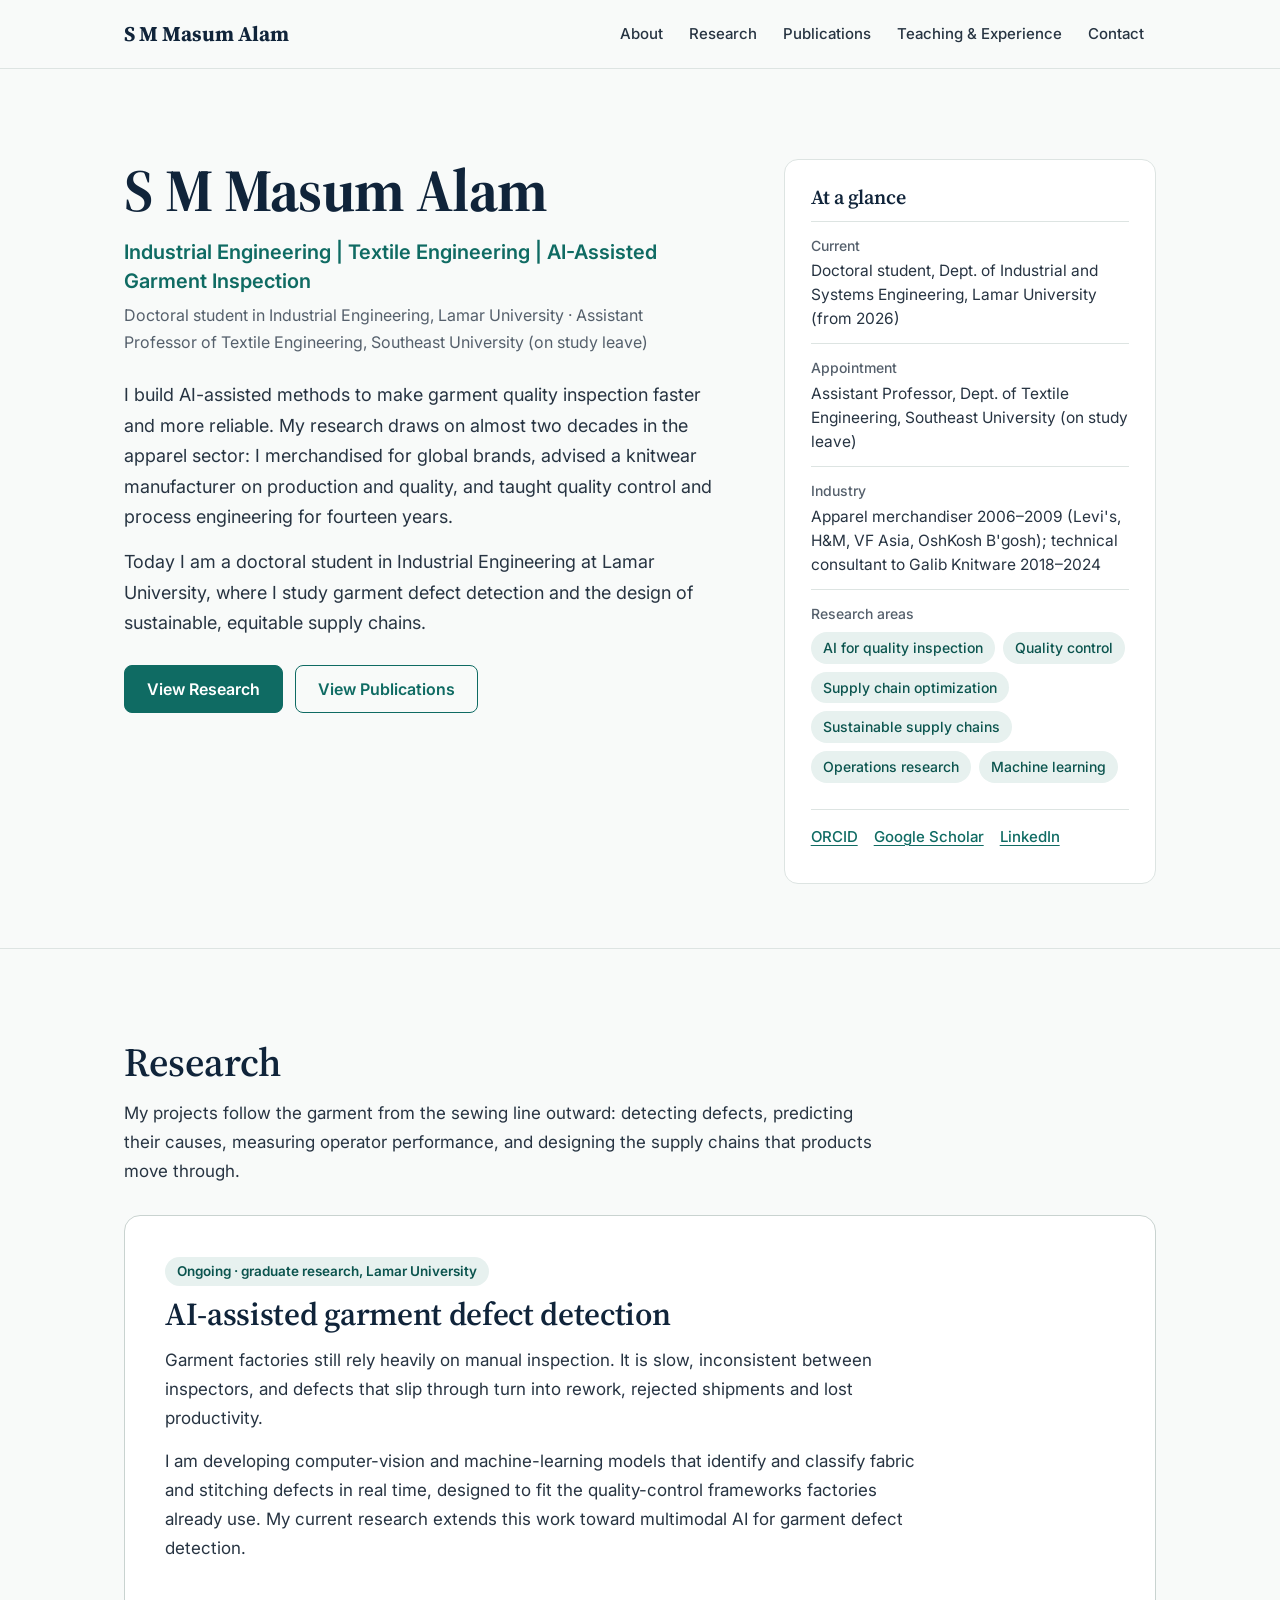
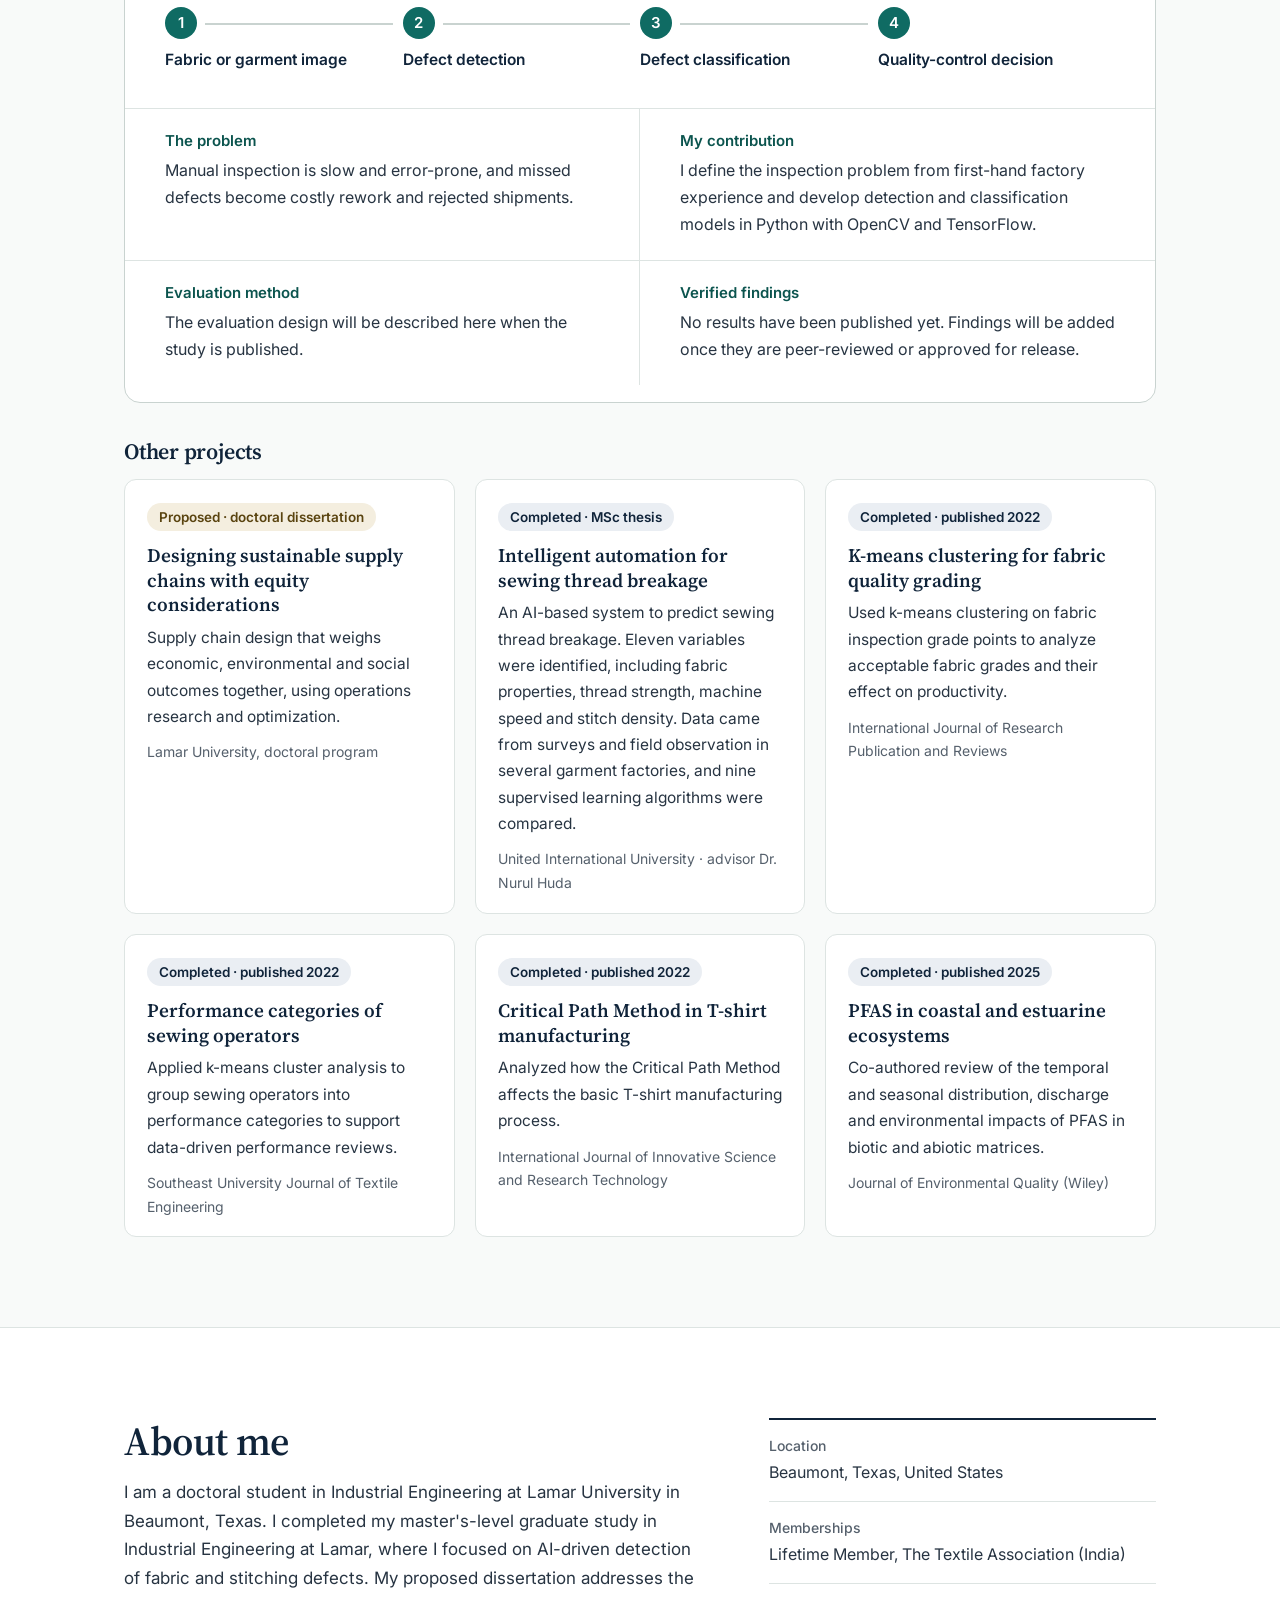
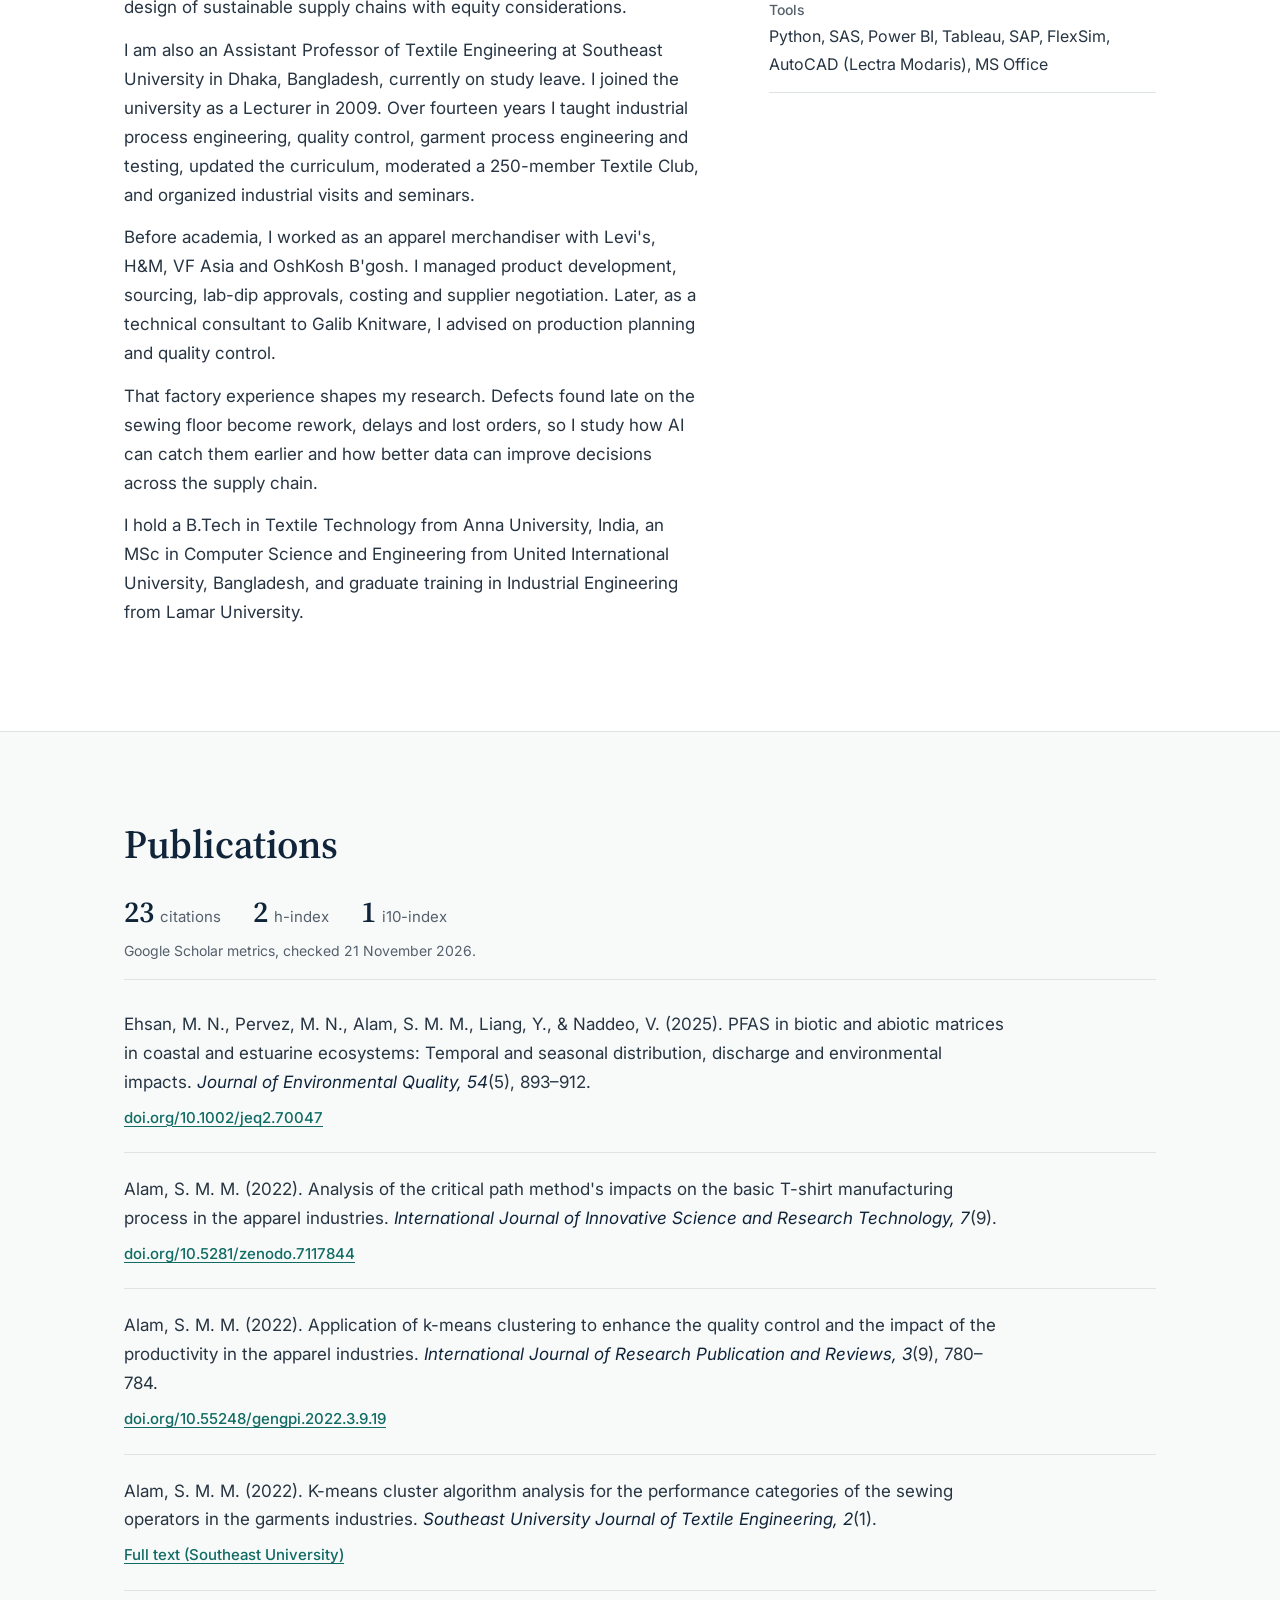
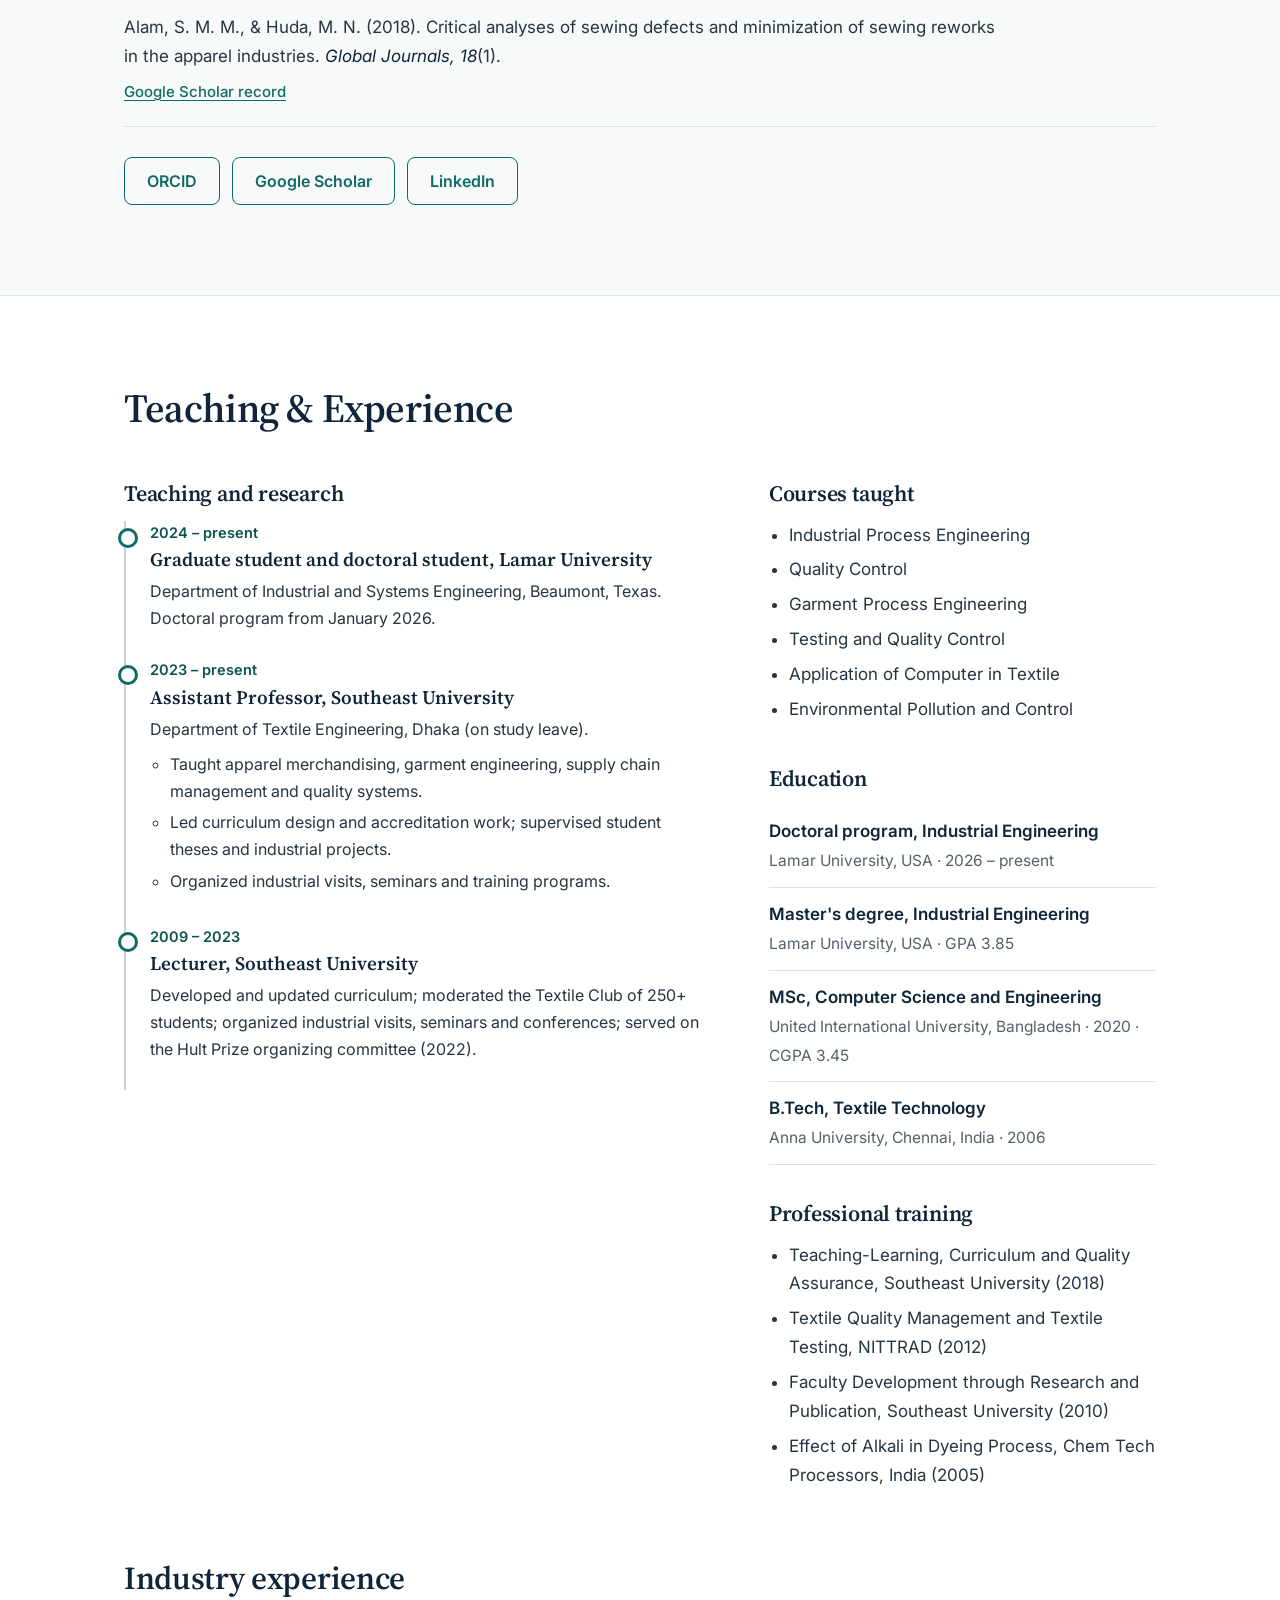
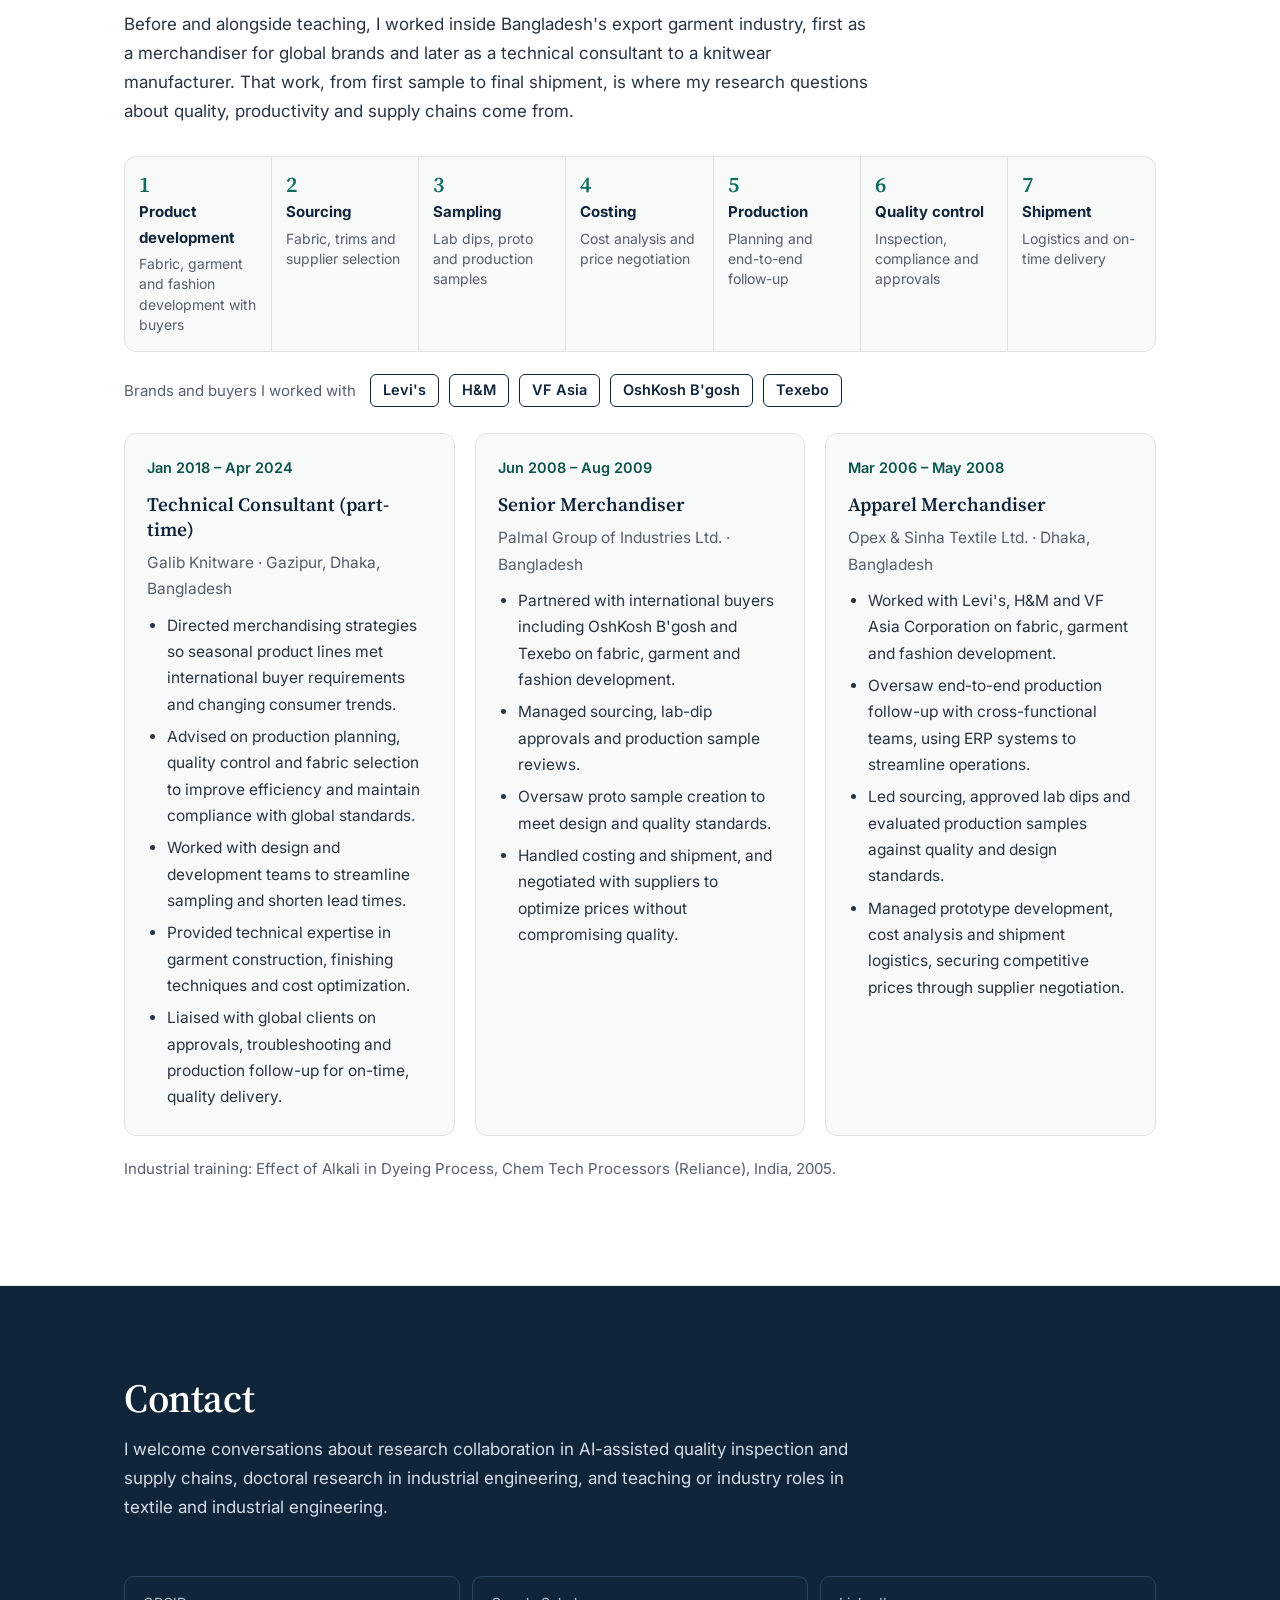
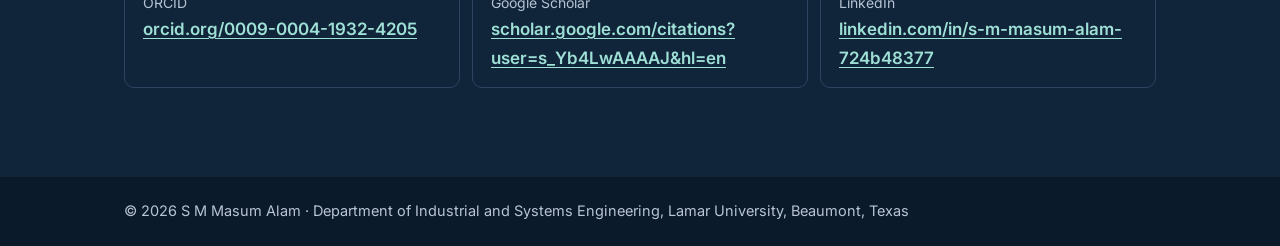
<file: site/index.html>
<!DOCTYPE html>
<html lang="en">
<head>
<meta charset="utf-8">
<meta name="viewport" content="width=device-width, initial-scale=1">
<title>S M Masum Alam</title>
<meta name="description" content="S M Masum Alam: Industrial Engineering, Textile Engineering and AI-assisted garment inspection. Doctoral student at Lamar University and Assistant Professor of Textile Engineering at Southeast University.">
<meta name="author" content="S M Masum Alam">
<meta property="og:type" content="profile">
<meta property="og:title" content="S M Masum Alam">
<meta property="og:description" content="Industrial Engineering | Textile Engineering | AI-Assisted Garment Inspection">
<meta property="og:site_name" content="S M Masum Alam">
<meta name="twitter:card" content="summary">
<meta name="twitter:title" content="S M Masum Alam">
<meta name="twitter:description" content="Industrial Engineering | Textile Engineering | AI-Assisted Garment Inspection">
<meta name="theme-color" content="#10243A">
<script type="application/ld+json">
{"@context":"https://schema.org","@type":"Person","name":"S M Masum Alam","jobTitle":"Doctoral student in Industrial Engineering","affiliation":[{"@type":"CollegeOrUniversity","name":"Lamar University"},{"@type":"CollegeOrUniversity","name":"Southeast University"}],"knowsAbout":["Industrial Engineering","Textile Engineering","AI-assisted garment inspection","Quality control","Supply chain optimization"],"sameAs":["https://orcid.org/0009-0004-1932-4205","https://scholar.google.com/citations?user=s_Yb4LwAAAAJ","https://www.linkedin.com/in/s-m-masum-alam-724b48377/"]}
</script>
<link rel="preconnect" href="https://fonts.googleapis.com">
<link rel="preconnect" href="https://fonts.gstatic.com" crossorigin>
<link href="https://fonts.googleapis.com/css2?family=Source+Serif+4:opsz,wght@8..60,500;8..60,600;8..60,700&family=Inter:wght@400;500;600&display=swap" rel="stylesheet">
<link rel="stylesheet" href="assets/site.css">
</head>
<body>
<a class="skip" href="#main">Skip to content</a>

<header class="top">
 <div class="wrap bar">
  <a class="brand" href="#home" data-f="name">S M Masum Alam</a>
  <nav aria-label="Main">
   <ul>
    <li><a href="#about">About</a></li>
    <li><a href="#research">Research</a></li>
    <li><a href="#publications">Publications</a></li>
    <li><a href="#experience">Teaching &amp; Experience</a></li>
    <li><a href="#contact">Contact</a></li>
   </ul>
  </nav>
 </div>
</header>

<noscript><p class="wrap">This site needs JavaScript to show its content. You can also find S M Masum Alam on <a href="https://orcid.org/0009-0004-1932-4205">ORCID</a>.</p></noscript>

<main id="main">
<section class="hero" id="home">
 <div class="wrap hero-grid">
  <div class="hero-text">
   <h1 data-f="name">S M Masum Alam</h1>
   <p class="headline" data-f="headline"></p>
   <p class="roleline" data-f="roleLine"></p>
   <p class="intro" data-f="intro"></p>
   <p class="intro" data-f="intro2"></p>
   <div class="btns" id="hero-btns"></div>
  </div>
  <aside class="glance" id="glance" aria-label="At a glance"></aside>
 </div>
</section>

<section class="sec featured-sec" id="research" aria-labelledby="research-h">
 <div class="wrap">
  <h2 id="research-h">Research</h2>
  <p class="lede" id="research-intro"></p>
  <article class="feature" id="featured" aria-labelledby="f1"></article>
  <h3 class="sub">Other projects</h3>
  <div class="cards" id="projects"></div>
 </div>
</section>

<section class="sec alt" id="about" aria-labelledby="about-h">
 <div class="wrap split">
  <div class="prose"><h2 id="about-h" data-f="aboutTitle">About me</h2><div id="about-text"></div></div>
  <div><dl class="facts" id="facts"></dl></div>
 </div>
</section>

<section class="sec" id="publications" aria-labelledby="pubs-h">
 <div class="wrap">
  <h2 id="pubs-h">Publications</h2>
  <div class="metrics" id="metrics" aria-label="Google Scholar metrics"></div>
  <ol class="pubs" id="pubs"></ol>
  <div class="profiles" id="profiles"></div>
 </div>
</section>

<section class="sec alt" id="experience" aria-labelledby="exp-h">
 <div class="wrap">
  <h2 id="exp-h">Teaching &amp; Experience</h2>
  <div class="split">
   <div>
    <h3 class="sub">Teaching and research</h3>
    <ol class="tl" id="roles"></ol>
   </div>
   <div>
    <h3 class="sub">Courses taught</h3>
    <ul class="list cols" id="courses"></ul>
    <h3 class="sub">Education</h3>
    <ul class="edu" id="education"></ul>
    <h3 class="sub">Professional training</h3>
    <ul class="list" id="training"></ul>
   </div>
  </div>
  <div id="industry">
   <h3 class="sub big">Industry experience</h3>
   <p class="lede" id="industry-intro"></p>
   <ol class="flow" id="flow" aria-label="Garment workflow stages I handled"></ol>
   <div class="brands" id="brands"></div>
   <div class="cards three" id="ind-roles"></div>
   <p class="note" id="ind-training"></p>
  </div>
 </div>
</section>

<section class="sec contact" id="contact" aria-labelledby="contact-h">
 <div class="wrap">
  <h2 id="contact-h">Contact</h2>
  <p class="lede" data-f="contactText"></p>
  <div class="btns" id="cv-btn"></div>
  <ul class="contact-links" id="contact-links"></ul>
 </div>
</section>
</main>

<footer><div class="wrap" id="footer">© S M Masum Alam</div></footer>

<!-- Content lives in these files. Edit them, not this page. -->
<script src="content/profile.js"></script>
<script src="content/publications.js"></script>
<script src="content/projects.js"></script>
<script src="content/experience.js"></script>
<script src="assets/site.js"></script>
</body>
</html>
</file>
<file: site/assets/site.css>
/* VOICE  calm, formal academic portfolio for faculty, collaborators and employers
   IDEA   a well-set research dossier: clear type, quiet rules, one featured study
   PICTURE the featured project's inspection pipeline, drawn as four linked stages
   COLOUR warm white ground, deep navy headings, charcoal text, dark teal for links and actions
   TYPE   Source Serif 4 for name and headings, Inter for text, navigation and buttons
   LAYOUT desktop: introduction beside an at-a-glance panel; mobile: one column */
:root{
--bg:#F8FAF9;--surface:#FFFFFF;--navy:#10243A;--ink:#273442;--muted:#55606C;
--teal:#0F6B63;--teal-dark:#0B544E;--tint:#E7F1EF;--line:#DDE4E2;--line2:#C9D3D0;
--serif:"Source Serif 4","Source Serif Pro",Georgia,"Times New Roman",serif;
--sans:Inter,system-ui,-apple-system,"Segoe UI",Roboto,Arial,sans-serif;
color-scheme:light}
*{box-sizing:border-box;min-width:0}
html{scroll-behavior:smooth;scroll-padding-top:80px}
@media(prefers-reduced-motion:reduce){html{scroll-behavior:auto}}
body{margin:0;background:var(--bg);color:var(--ink);font:17px/1.7 var(--sans);overflow-x:clip;-webkit-font-smoothing:antialiased}
h1,h2,h3{font-family:var(--serif);color:var(--navy);margin:0;line-height:1.15;letter-spacing:-.01em;text-wrap:balance}
h1{font-size:clamp(40px,5.4vw,60px);font-weight:700;line-height:1.05}
h2{font-size:clamp(30px,3.4vw,40px);font-weight:600;margin-bottom:14px}
h3{font-size:21px;font-weight:600;margin-bottom:6px}
p{margin:0 0 14px}
a{color:var(--teal);text-decoration-thickness:1px;text-underline-offset:3px}
a:hover{color:var(--teal-dark);text-decoration-thickness:2px}
a:focus-visible,button:focus-visible{outline:3px solid var(--teal);outline-offset:3px;border-radius:4px}
.wrap{max-width:1160px;margin:0 auto;padding:0 max(5vw,20px)}
.skip{position:absolute;left:-999px;top:8px;background:var(--navy);color:#fff;padding:10px 14px;border-radius:6px;z-index:10}
.skip:focus{left:12px}
/* header */
.top{position:sticky;top:0;z-index:5;background:rgba(248,250,249,.94);backdrop-filter:saturate(1.2) blur(8px);border-bottom:1px solid var(--line)}
.bar{display:flex;align-items:center;justify-content:space-between;gap:8px 24px;min-height:68px;flex-wrap:wrap}
.brand{font-family:var(--serif);font-weight:700;font-size:21px;color:var(--navy);text-decoration:none;white-space:nowrap}
.top ul{display:flex;flex-wrap:wrap;gap:0 2px;list-style:none;margin:0;padding:0}
.top li a{display:inline-flex;align-items:center;min-height:44px;padding:0 12px;color:var(--ink);text-decoration:none;font-size:15px;font-weight:500;border-radius:6px}
.top li a:hover{background:var(--tint);color:var(--navy)}
/* hero */
.hero{padding:clamp(48px,7vw,96px) 0 clamp(40px,5vw,64px);border-bottom:1px solid var(--line)}
.hero-grid{display:grid;grid-template-columns:minmax(0,1.6fr) minmax(0,1fr);gap:clamp(32px,5vw,72px);align-items:start}
.headline{font-size:clamp(17px,1.6vw,20px);font-weight:600;color:var(--teal);margin:16px 0 6px;line-height:1.45}
.roleline{color:var(--muted);font-size:16px;margin-bottom:24px}
.intro{max-width:62ch;font-size:18px}
.btns{display:flex;flex-wrap:wrap;gap:12px;margin-top:26px}
.btn{display:inline-flex;align-items:center;justify-content:center;min-height:48px;padding:0 22px;border-radius:8px;font:600 16px/1 var(--sans);text-decoration:none;border:1.5px solid var(--teal)}
.btn.primary{background:var(--teal);color:#fff}
.btn.primary:hover{background:var(--teal-dark);border-color:var(--teal-dark);color:#fff}
.btn.ghost{background:transparent;color:var(--teal)}
.btn.ghost:hover{background:var(--tint)}
.glance{background:var(--surface);border:1px solid var(--line);border-radius:14px;padding:26px 26px 22px}
.glance h2{font-size:20px;margin-bottom:12px}
.glance dl{margin:0}
.glance div{padding:12px 0;border-top:1px solid var(--line)}
.glance dt{font-size:14px;color:var(--muted);font-weight:500}
.glance dd{margin:2px 0 0;font-size:15.5px;line-height:1.55}
.glance .plinks{display:flex;flex-wrap:wrap;gap:6px 16px;margin-top:14px;padding-top:14px;border-top:1px solid var(--line);font-size:15px;font-weight:500}
/* sections */
.sec{padding:clamp(56px,7vw,96px) 0}
.alt{background:var(--surface);border-block:1px solid var(--line)}
.lede{max-width:68ch;color:var(--ink);margin-bottom:30px}
.sub{font-size:22px;margin:36px 0 14px}
.sub.big{font-size:clamp(26px,2.8vw,32px);margin-top:64px}
.split{display:grid;grid-template-columns:minmax(0,1.5fr) minmax(0,1fr);gap:clamp(32px,5vw,72px)}
.prose p{max-width:66ch}
/* featured project */
.feature{background:var(--surface);border:1px solid var(--line2);border-radius:16px;overflow:hidden}
.feature-head{padding:clamp(24px,3.4vw,40px) clamp(24px,3.4vw,40px) 8px}
.feature-head h3{font-size:clamp(26px,2.8vw,32px);margin:10px 0 14px}
.feature-head p{max-width:70ch}
.status{display:inline-block;font:600 13.5px/1.35 var(--sans);padding:5px 12px;border-radius:999px}
.st-on{background:var(--tint);color:var(--teal-dark)}
.st-done{background:#EAEEF3;color:var(--navy)}
.st-prop{background:#F4EEDF;color:#5A4410}
.pipe{list-style:none;margin:8px clamp(24px,3.4vw,40px) 0;padding:0;display:grid;grid-template-columns:repeat(4,minmax(0,1fr));gap:0;counter-reset:s}
.pipe li{position:relative;padding:14px 18px 14px 0;font-weight:600;color:var(--navy);font-size:15.5px;line-height:1.4}
.pipe li::before{counter-increment:s;content:counter(s);display:flex;align-items:center;justify-content:center;width:32px;height:32px;border-radius:50%;background:var(--teal);color:#fff;font:600 15px/1 var(--sans);margin-bottom:10px}
.pipe li:not(:last-child)::after{content:"";position:absolute;left:40px;right:10px;top:30px;border-top:2px solid var(--line2)}
.fgrid{display:grid;grid-template-columns:repeat(2,minmax(0,1fr));border-top:1px solid var(--line);margin-top:24px}
.fgrid div{padding:22px clamp(24px,3.4vw,40px);border-bottom:1px solid var(--line)}
.fgrid div:nth-child(odd){border-right:1px solid var(--line)}
.fgrid div:nth-last-child(-n+2){border-bottom:0}
.fgrid dt{font:600 15px/1.3 var(--sans);color:var(--teal-dark);margin-bottom:6px}
.fgrid dd{margin:0;font-size:16px}
.cards{display:grid;grid-template-columns:repeat(auto-fill,minmax(300px,1fr));gap:20px}
.cards.three{grid-template-columns:repeat(3,minmax(0,1fr))}
.card{background:var(--surface);border:1px solid var(--line);border-radius:12px;padding:22px 22px 18px}
.alt .card{background:var(--bg)}
.card h4{font:600 19px/1.3 var(--serif);color:var(--navy);margin:12px 0 8px}
.card p{font-size:15.5px;margin-bottom:10px}
.card .meta{font-size:14px;color:var(--muted)}
/* about */
.facts{margin:0;border-top:2px solid var(--navy);position:sticky;top:96px}
.facts div{padding:14px 0;border-bottom:1px solid var(--line)}
.facts dt{font-size:14px;color:var(--muted);font-weight:500}
.facts dd{margin:2px 0 0;font-size:16px}
.chips{display:flex;flex-wrap:wrap;gap:8px;margin-top:6px}
.chip{background:var(--tint);color:var(--teal-dark);border-radius:999px;padding:5px 12px;font-size:14px;font-weight:500}
/* publications */
.metrics{display:flex;flex-wrap:wrap;align-items:baseline;gap:8px 32px;padding:16px 0;margin-bottom:8px;border-bottom:1px solid var(--line)}
.metrics b{font:600 30px/1 var(--serif);color:var(--navy);margin-right:6px}
.metrics span{font-size:15px;color:var(--muted)}
.metrics small{flex-basis:100%;color:var(--muted);font-size:14px}
.pubs{list-style:none;padding:0;margin:0}
.pubs li{padding:22px 0;border-bottom:1px solid var(--line)}
.cite{margin:0 0 8px;max-width:80ch}
.cite i{color:var(--navy)}
.plinks{font-size:15px;display:flex;flex-wrap:wrap;gap:4px 18px}
.plinks a{overflow-wrap:anywhere;font-weight:500}
.profiles{display:flex;flex-wrap:wrap;gap:12px;margin-top:30px}
/* timeline and lists */
.tl{list-style:none;margin:0;padding:0;border-left:2px solid var(--line2)}
.tl li{position:relative;padding:0 0 26px 24px}
.tl li::before{content:"";position:absolute;left:-8px;top:7px;width:14px;height:14px;border-radius:50%;background:var(--surface);border:3px solid var(--teal)}
.when{display:block;font-size:14.5px;color:var(--teal-dark);font-weight:600;white-space:nowrap}
.tl h4,.card h4{font-family:var(--serif)}
.tl h4{font:600 19px/1.3 var(--serif);color:var(--navy);margin:2px 0 6px}
.tl p{margin:0;font-size:16px}
.tl ul{margin:8px 0 0;padding-left:20px;font-size:16px}
.tl ul li{padding:0 0 4px;border:0}
.tl ul li::before{display:none}
.list{padding-left:20px;margin:0}
.list li{margin-bottom:6px}
.cols{columns:2 210px;column-gap:28px}
.cols li{break-inside:avoid}
.edu{list-style:none;padding:0;margin:0}
.edu li{padding:12px 0;border-bottom:1px solid var(--line)}
.edu b{display:block;font-weight:600;color:var(--navy)}
.edu span{color:var(--muted);font-size:15.5px}
/* industry */
.flow{list-style:none;margin:0 0 22px;padding:0;display:grid;grid-template-columns:repeat(7,minmax(0,1fr));border:1px solid var(--line);border-radius:12px;overflow:hidden;background:var(--bg)}
.flow li{padding:16px 14px;border-right:1px solid var(--line);display:flex;flex-direction:column;gap:4px}
.flow li:last-child{border-right:0}
.flow .n{font:600 22px/1 var(--serif);color:var(--teal)}
.flow b{font-size:15px;color:var(--navy)}
.flow span:last-child{font-size:14px;color:var(--muted);line-height:1.45}
.brands{display:flex;flex-wrap:wrap;align-items:center;gap:8px 10px;margin:0 0 26px}
.bl{font-size:15px;color:var(--muted);margin-right:4px}
.brandtag{border:1.5px solid var(--navy);color:var(--navy);border-radius:6px;padding:3px 12px;font-weight:600;font-size:14.5px}
.org{color:var(--muted);font-size:15px;margin:0 0 10px}
.card ul{margin:0;padding-left:20px;font-size:15.5px}
.card ul li{margin-bottom:6px}
.note{color:var(--muted);font-size:15px;margin-top:20px}
/* contact */
.contact{background:var(--navy);color:#E6ECF2}
.contact h2{color:#fff}
.contact .lede{color:#D5DEE8}
.contact a{color:#9FE0D6}
.contact .btn.primary{background:#fff;color:var(--navy);border-color:#fff}
.contact-links{list-style:none;padding:0;margin:24px 0 0;display:grid;grid-template-columns:repeat(auto-fit,minmax(240px,1fr));gap:12px}
.contact-links li{border:1px solid #2C4560;border-radius:10px;padding:14px 18px}
.contact-links span{display:block;font-size:14px;color:#B7C4D3}
.contact-links a{font-weight:600;overflow-wrap:anywhere}
.contact a:focus-visible{outline-color:#9FE0D6}
footer{background:#0B1A2B;color:#B7C4D3;font-size:14.5px;padding:22px 0}
noscript p{padding:24px 0}
/* responsive */
@media(max-width:1000px){.flow{grid-template-columns:repeat(4,minmax(0,1fr))}.flow li{border-bottom:1px solid var(--line)}.flow li:last-child{grid-column:span 2}.cards.three{grid-template-columns:minmax(0,1fr)}}
@media(max-width:860px){.hero-grid,.split{grid-template-columns:minmax(0,1fr)}.pipe{grid-template-columns:repeat(2,minmax(0,1fr))}.pipe li:nth-child(2)::after{display:none}}
@media(max-width:640px){body{font-size:16.5px}.bar{padding-block:8px}.top li a{padding:0 9px;font-size:14.5px}.fgrid{grid-template-columns:minmax(0,1fr)}.fgrid div:nth-child(odd){border-right:0}.fgrid div:nth-last-child(2){border-bottom:1px solid var(--line)}.flow{grid-template-columns:repeat(2,minmax(0,1fr))}.intro{font-size:17px}}
@media(max-width:420px){.pipe{grid-template-columns:minmax(0,1fr)}.pipe li::after{display:none}}
</file>
